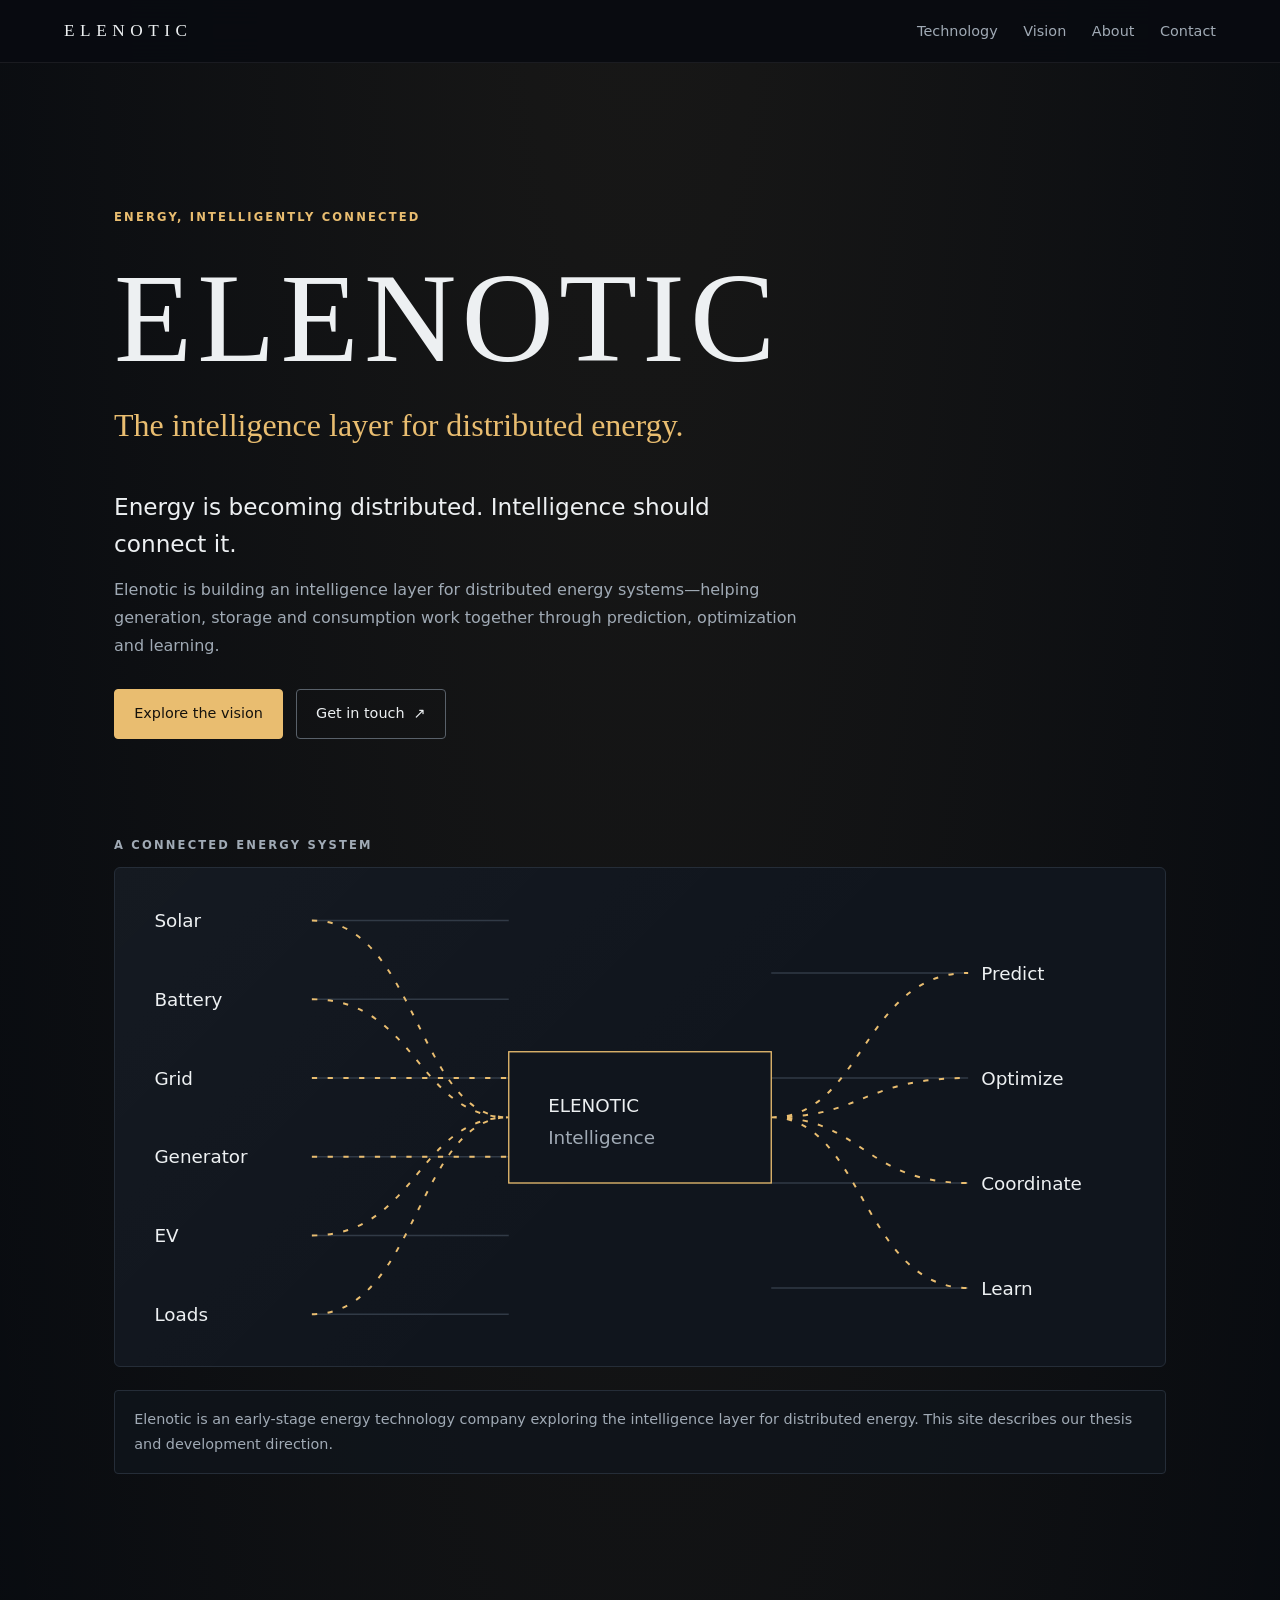
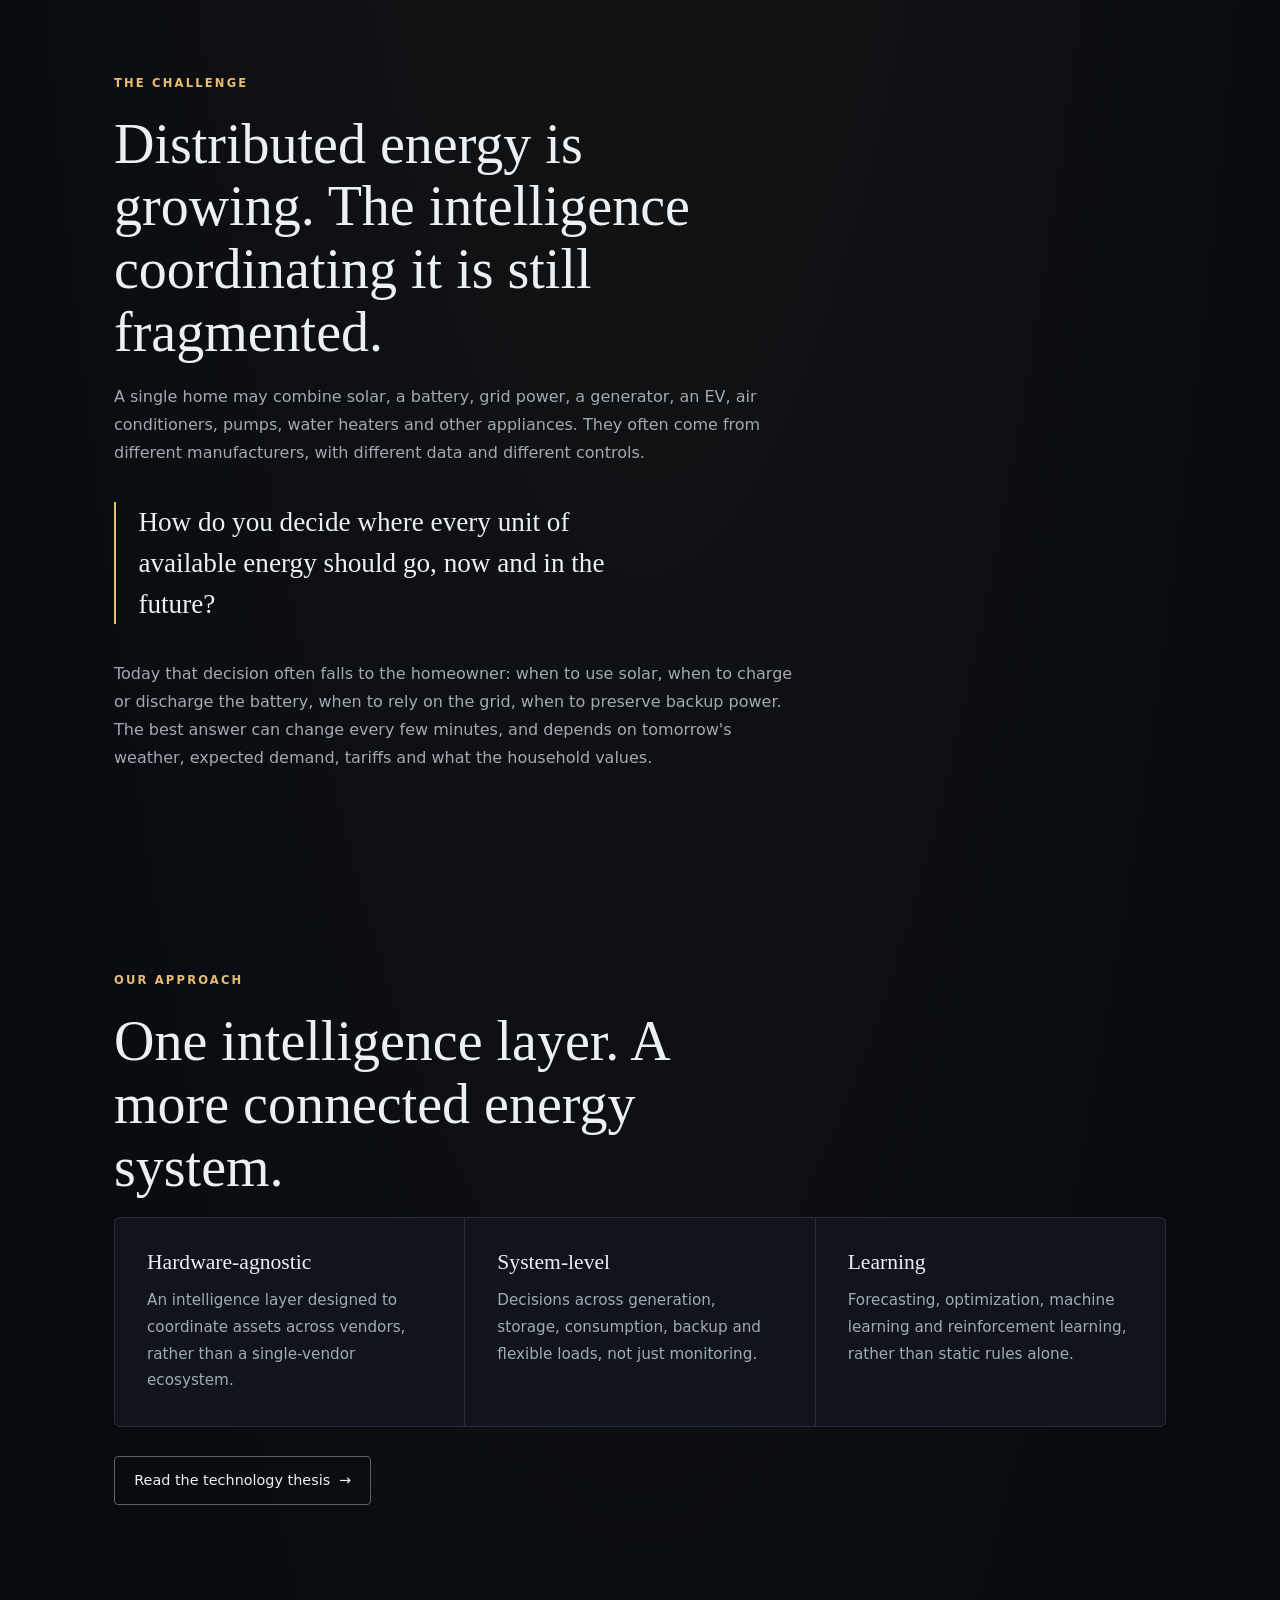
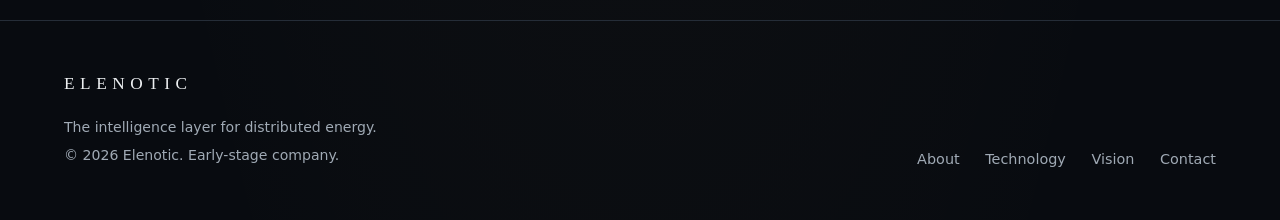
<file: index.html>
<!doctype html>
<html lang="en">
<head>
  <meta charset="utf-8">
  <meta name="viewport" content="width=device-width, initial-scale=1">
  <meta name="theme-color" content="#080b10">
  <meta name="description" content="Elenotic is an early-stage company developing an intelligence layer for distributed energy systems, spanning prediction, optimization and learning.">
  <meta property="og:type" content="website">
  <meta property="og:site_name" content="Elenotic">
  <meta property="og:title" content="Elenotic — The Intelligence Layer for Distributed Energy">
  <meta property="og:description" content="Energy is becoming distributed. Intelligence should connect it.">
  <title>Elenotic — The Intelligence Layer for Distributed Energy</title>
  <link rel="icon" href="assets/favicon/favicon.svg" type="image/svg+xml">
  <link rel="stylesheet" href="css/styles.css">
  <script src="js/main.js" defer></script>
</head>
<body>
  <a class="skip" href="#main">Skip to content</a>
  <header class="nav">
    <a class="brand" href="index.html" aria-label="Elenotic home">ELENOTIC</a>
    <nav aria-label="Main">
      <a href="technology.html">Technology</a>
      <a href="vision.html">Vision</a>
      <a href="about.html">About</a>
      <a href="contact.html">Contact</a>
    </nav>
  </header>

  <main id="main">
    <section class="hero">
      <p class="eyebrow">ENERGY, INTELLIGENTLY CONNECTED</p>
      <h1>ELENOTIC</h1>
      <p class="sub">The intelligence layer for distributed energy.</p>
      <p class="lead">Energy is becoming distributed. Intelligence should connect it.</p>
      <p>Elenotic is building an intelligence layer for distributed energy systems—helping generation, storage and consumption work together through prediction, optimization and learning.</p>
      <div class="btns">
        <a class="btn p" href="vision.html">Explore the vision</a>
        <a class="btn" href="contact.html">Get in touch <span aria-hidden="true">↗</span></a>
      </div>

      <div class="diagram-wrap">
        <p class="diagram-label">A connected energy system</p>
        <svg class="diagram" viewBox="0 0 800 380" role="img" aria-label="Solar, battery, grid, generator, EV and loads feed into Elenotic intelligence, which predicts, optimizes, coordinates and learns.">
          <g class="l">
            <path d="M150 40H300M150 100H300M150 160H300M150 220H300M150 280H300M150 340H300"/>
            <path d="M500 80H650M500 160H650M500 240H650M500 320H650"/>
          </g>
          <g class="flow">
            <path d="M150 40C230 40 230 190 300 190M150 100C230 100 230 190 300 190M150 160H300M150 220H300M150 280C230 280 230 190 300 190M150 340C230 340 230 190 300 190"/>
            <path d="M500 190C570 190 570 80 650 80M500 190C570 190 570 160 650 160M500 190C570 190 570 240 650 240M500 190C570 190 570 320 650 320"/>
          </g>
          <g font-size="14">
            <text x="30" y="45">Solar</text><text x="30" y="105">Battery</text><text x="30" y="165">Grid</text>
            <text x="30" y="225">Generator</text><text x="30" y="285">EV</text><text x="30" y="345">Loads</text>
            <rect x="300" y="140" width="200" height="100" fill="#10151d" stroke="#e9bd70"/>
            <text x="330" y="186">ELENOTIC</text><text class="m" x="330" y="210">Intelligence</text>
            <text x="660" y="85">Predict</text><text x="660" y="165">Optimize</text>
            <text x="660" y="245">Coordinate</text><text x="660" y="325">Learn</text>
          </g>
        </svg>
      </div>
      <p class="note">Elenotic is an early-stage energy technology company exploring the intelligence layer for distributed energy. This site describes our thesis and development direction.</p>
    </section>

    <section class="rv">
      <p class="eyebrow">THE CHALLENGE</p>
      <h2>Distributed energy is growing. The intelligence coordinating it is still fragmented.</h2>
      <p>A single home may combine solar, a battery, grid power, a generator, an EV, air conditioners, pumps, water heaters and other appliances. They often come from different manufacturers, with different data and different controls.</p>
      <p class="q">How do you decide where every unit of available energy should go, now and in the future?</p>
      <p>Today that decision often falls to the homeowner: when to use solar, when to charge or discharge the battery, when to rely on the grid, when to preserve backup power. The best answer can change every few minutes, and depends on tomorrow's weather, expected demand, tariffs and what the household values.</p>
    </section>

    <section class="rv">
      <p class="eyebrow">OUR APPROACH</p>
      <h2>One intelligence layer. A more connected energy system.</h2>
      <div class="grid">
        <div><h3>Hardware-agnostic</h3><p>An intelligence layer designed to coordinate assets across vendors, rather than a single-vendor ecosystem.</p></div>
        <div><h3>System-level</h3><p>Decisions across generation, storage, consumption, backup and flexible loads, not just monitoring.</p></div>
        <div><h3>Learning</h3><p>Forecasting, optimization, machine learning and reinforcement learning, rather than static rules alone.</p></div>
      </div>
      <div class="btns"><a class="btn" href="technology.html">Read the technology thesis <span aria-hidden="true">→</span></a></div>
    </section>
  </main>

  <footer>
    <div>
      <a class="brand footer-brand" href="index.html">ELENOTIC</a>
      <p>The intelligence layer for distributed energy.</p>
      <p>&copy; <span id="y">2026</span> Elenotic. Early-stage company.</p>
    </div>
    <nav aria-label="Footer">
      <a href="about.html">About</a><a href="technology.html">Technology</a>
      <a href="vision.html">Vision</a><a href="contact.html">Contact</a>
    </nav>
  </footer>
</body>
</html>
</file>
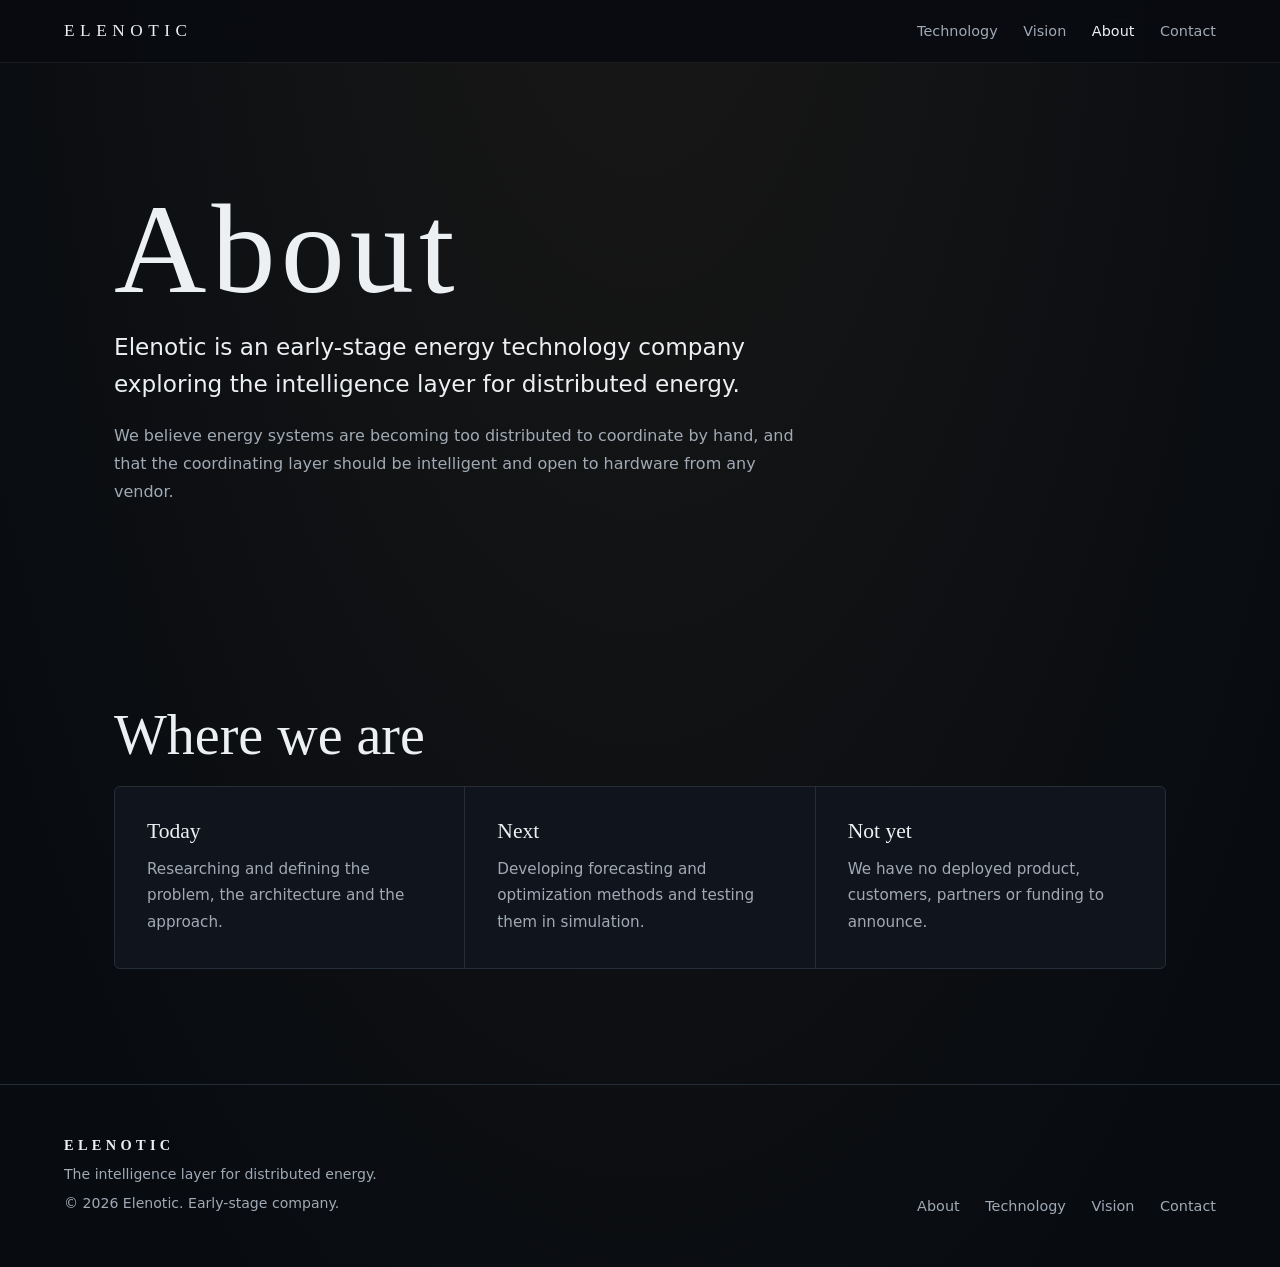
<file: about.html>
<!doctype html>
<html lang="en"><head><meta charset="utf-8"><meta name="viewport" content="width=device-width,initial-scale=1">
<title>About — Elenotic</title><meta name="description" content="Elenotic is an early-stage energy technology company exploring the intelligence layer for distributed energy.">
<meta property="og:type" content="website"><meta property="og:site_name" content="Elenotic"><meta property="og:title" content="About — Elenotic"><meta property="og:description" content="Elenotic is an early-stage energy technology company exploring the intelligence layer for distributed energy.">
<meta name="theme-color" content="#080b10"><link rel="icon" href="assets/favicon/favicon.svg" type="image/svg+xml">
<link rel="stylesheet" href="css/styles.css"><script src="js/main.js" defer></script></head>
<body><a class="skip" href="#main">Skip to content</a>
<header class="nav"><a class="brand" href="index.html">ELENOTIC</a><nav aria-label="Main">
<a href="technology.html">Technology</a><a href="vision.html">Vision</a><a href="about.html" aria-current="page">About</a><a href="contact.html">Contact</a></nav></header>
<main id="main">
<section><h1>About</h1><p class="lead">Elenotic is an early-stage energy technology company exploring the intelligence layer for distributed energy.</p>
<p>We believe energy systems are becoming too distributed to coordinate by hand, and that the coordinating layer should be intelligent and open to hardware from any vendor.</p></section>
<section><h2>Where we are</h2><div class="grid">
<div><h3>Today</h3><p>Researching and defining the problem, the architecture and the approach.</p></div>
<div><h3>Next</h3><p>Developing forecasting and optimization methods and testing them in simulation.</p></div>
<div><h3>Not yet</h3><p>We have no deployed product, customers, partners or funding to announce.</p></div></div></section>
</main>
<footer><div><strong style="font-family:var(--serif);letter-spacing:.3em;color:var(--text)">ELENOTIC</strong><p>The intelligence layer for distributed energy.</p><p>&copy; <span id="y">2026</span> Elenotic. Early-stage company.</p></div>
<nav aria-label="Footer"><a href="about.html">About</a><a href="technology.html">Technology</a><a href="vision.html">Vision</a><a href="contact.html">Contact</a></nav></footer>
</body></html>
</file>
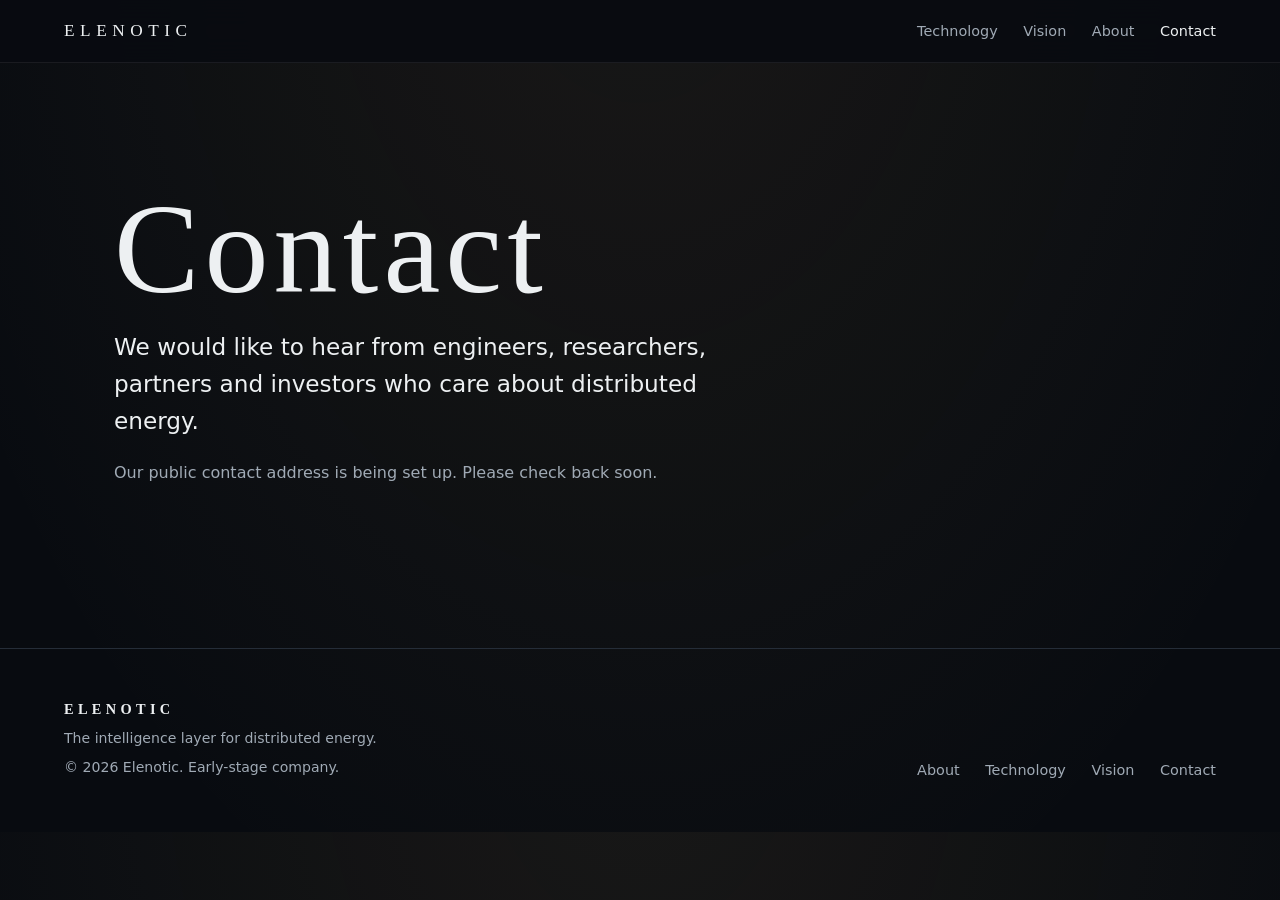
<file: contact.html>
<!doctype html>
<html lang="en"><head><meta charset="utf-8"><meta name="viewport" content="width=device-width,initial-scale=1">
<title>Contact — Elenotic</title><meta name="description" content="Get in touch with Elenotic, an early-stage company developing intelligence for distributed energy systems.">
<meta property="og:type" content="website"><meta property="og:site_name" content="Elenotic"><meta property="og:title" content="Contact — Elenotic"><meta property="og:description" content="Get in touch with Elenotic, an early-stage company developing intelligence for distributed energy systems.">
<meta name="theme-color" content="#080b10"><link rel="icon" href="assets/favicon/favicon.svg" type="image/svg+xml">
<link rel="stylesheet" href="css/styles.css"><script src="js/main.js" defer></script></head>
<body><a class="skip" href="#main">Skip to content</a>
<header class="nav"><a class="brand" href="index.html">ELENOTIC</a><nav aria-label="Main">
<a href="technology.html">Technology</a><a href="vision.html">Vision</a><a href="about.html">About</a><a href="contact.html" aria-current="page">Contact</a></nav></header>
<main id="main">
<section><h1>Contact</h1><p class="lead">We would like to hear from engineers, researchers, partners and investors who care about distributed energy.</p>
<p id="contact-slot">Our public contact address is being set up. Please check back soon.</p></section>
</main>
<footer><div><strong style="font-family:var(--serif);letter-spacing:.3em;color:var(--text)">ELENOTIC</strong><p>The intelligence layer for distributed energy.</p><p>&copy; <span id="y">2026</span> Elenotic. Early-stage company.</p></div>
<nav aria-label="Footer"><a href="about.html">About</a><a href="technology.html">Technology</a><a href="vision.html">Vision</a><a href="contact.html">Contact</a></nav></footer>
</body></html>
</file>
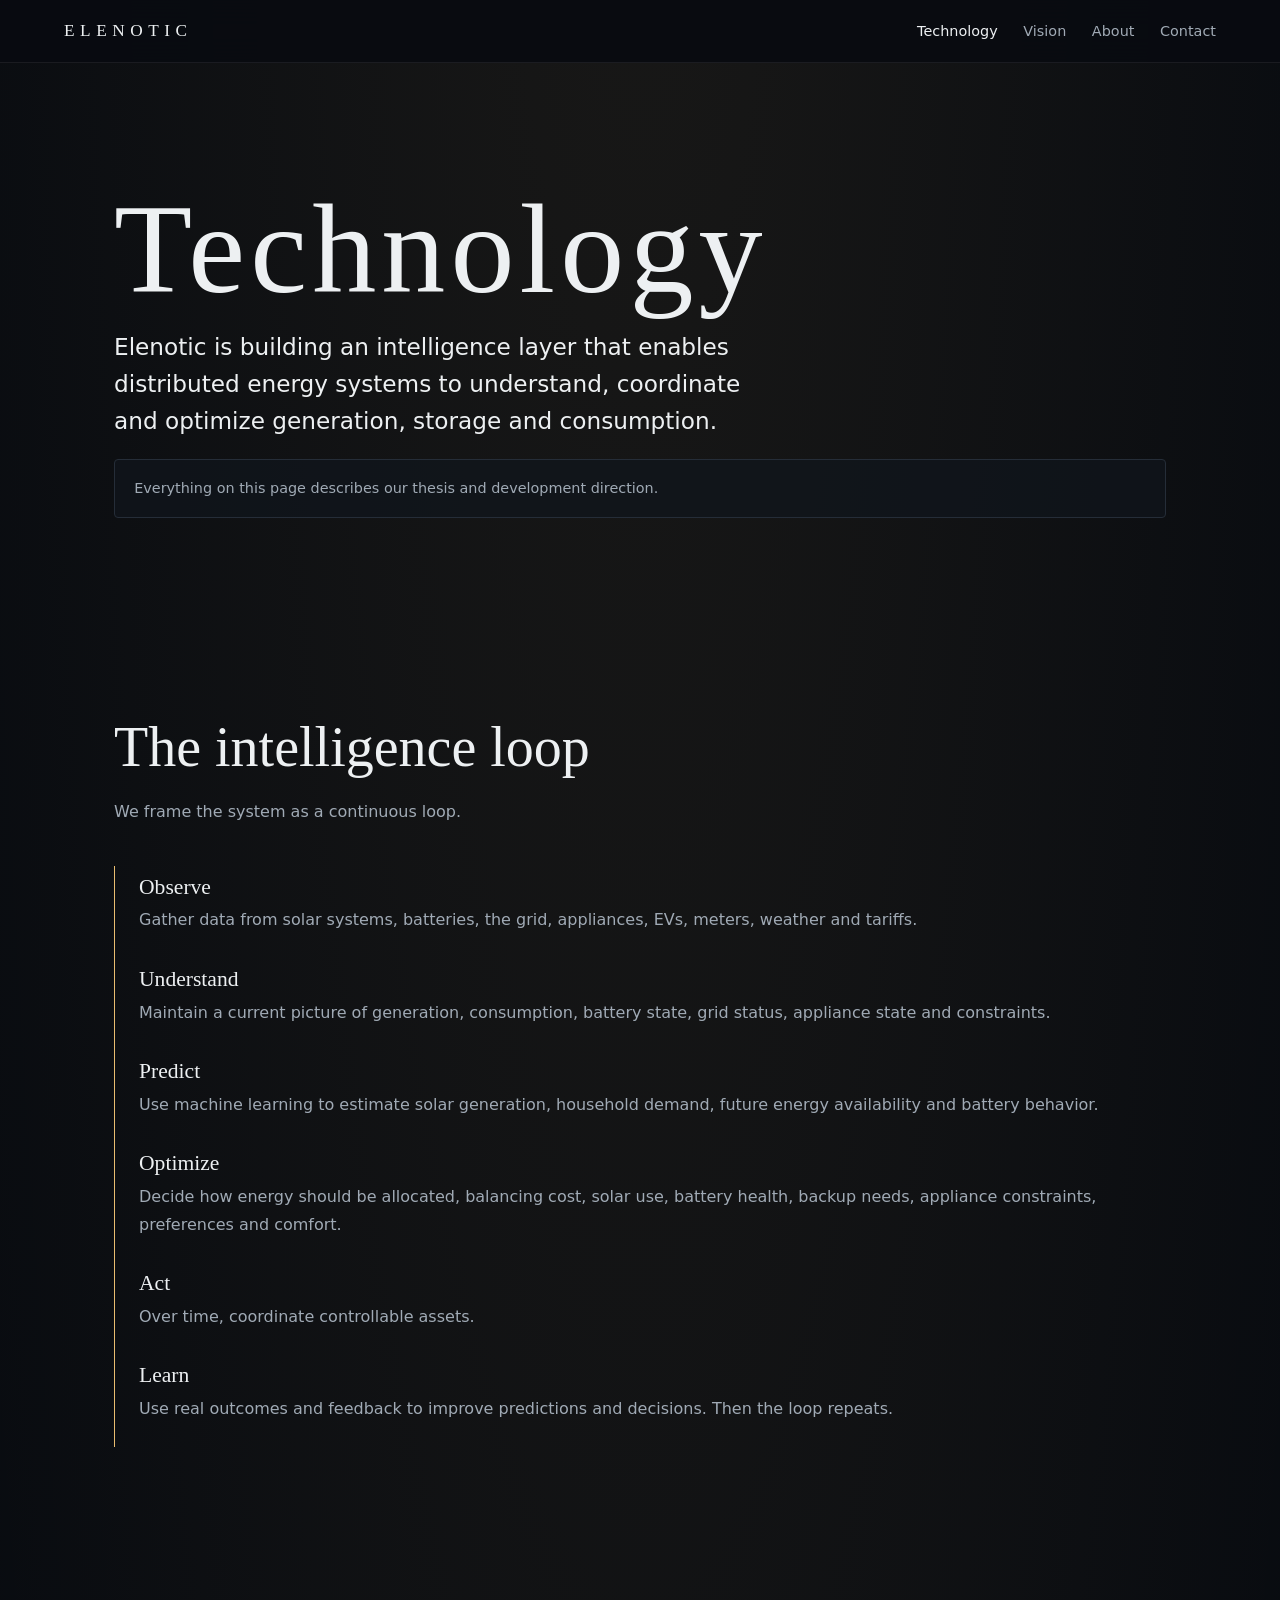
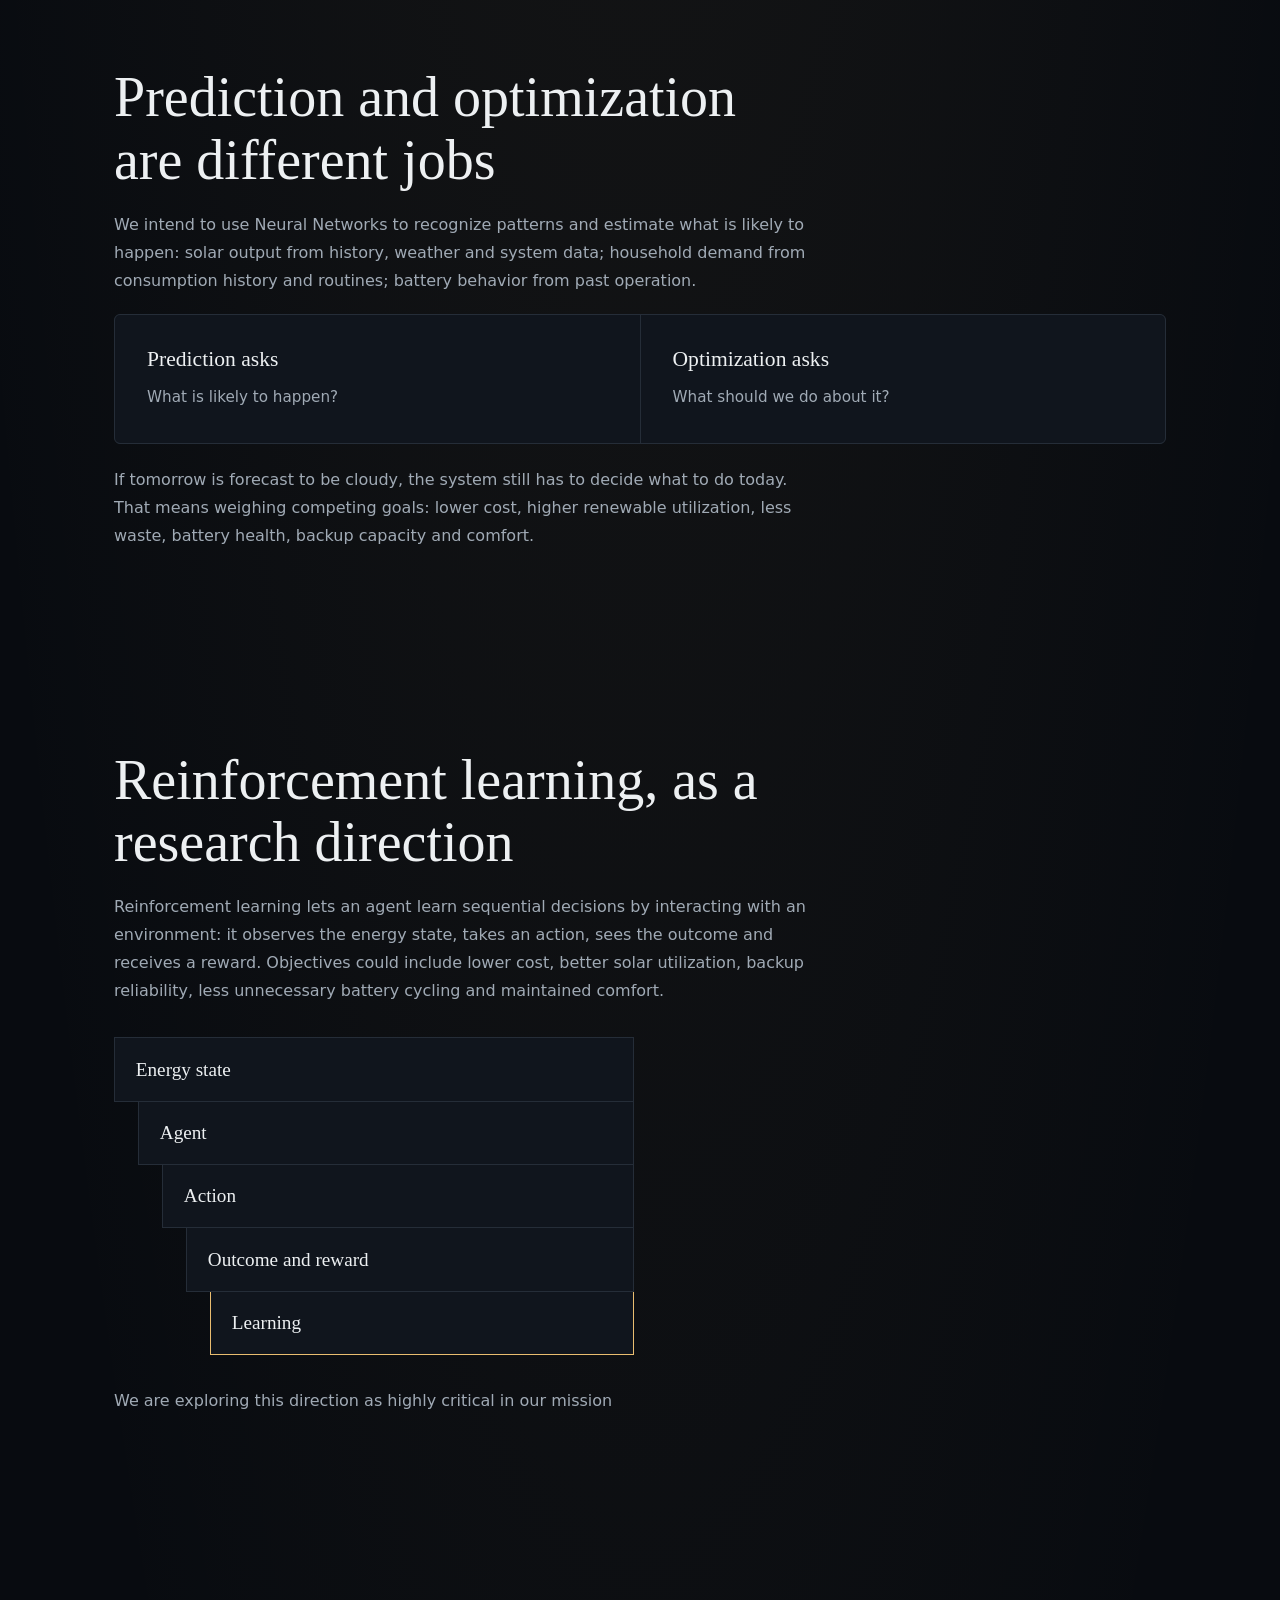
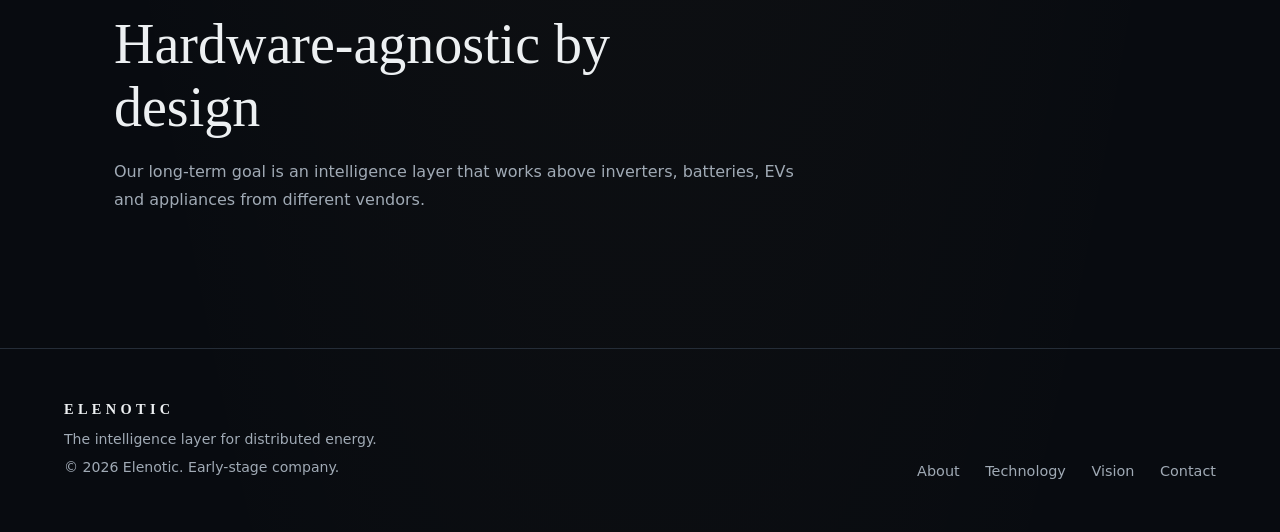
<file: technology.html>
<!doctype html>
<html lang="en"><head><meta charset="utf-8"><meta name="viewport" content="width=device-width,initial-scale=1">
<title>Technology — Elenotic</title><meta name="description" content="How Elenotic thinks about distributed-energy intelligence: observe, understand, predict, optimize, act and learn. Early-stage research direction.">
<meta property="og:type" content="website"><meta property="og:site_name" content="Elenotic"><meta property="og:title" content="Technology — Elenotic"><meta property="og:description" content="How Elenotic thinks about distributed-energy intelligence: observe, understand, predict, optimize, act and learn. Early-stage research direction.">
<meta name="theme-color" content="#080b10"><link rel="icon" href="assets/favicon/favicon.svg" type="image/svg+xml">
<link rel="stylesheet" href="css/styles.css"><script src="js/main.js" defer></script></head>
<body><a class="skip" href="#main">Skip to content</a>
<header class="nav"><a class="brand" href="index.html">ELENOTIC</a><nav aria-label="Main">
<a href="technology.html" aria-current="page">Technology</a><a href="vision.html">Vision</a><a href="about.html">About</a><a href="contact.html">Contact</a></nav></header>
<main id="main">
<section><h1>Technology</h1><p class="lead">Elenotic is building an intelligence layer that enables distributed energy systems to understand, coordinate and optimize generation, storage and consumption.</p>
<p class="note">Everything on this page describes our thesis and development direction.</p></section>
<section><h2>The intelligence loop</h2><p>We frame the system as a continuous loop.</p>
<ol class="loop">
<li><strong>Observe</strong><span>Gather data from solar systems, batteries, the grid, appliances, EVs, meters, weather and tariffs.</span></li>
<li><strong>Understand</strong><span>Maintain a current picture of generation, consumption, battery state, grid status, appliance state and constraints.</span></li>
<li><strong>Predict</strong><span>Use machine learning to estimate solar generation, household demand, future energy availability and battery behavior.</span></li>
<li><strong>Optimize</strong><span>Decide how energy should be allocated, balancing cost, solar use, battery health, backup needs, appliance constraints, preferences and comfort.</span></li>
<li><strong>Act</strong><span>Over time, coordinate controllable assets.</span></li>
<li><strong>Learn</strong><span>Use real outcomes and feedback to improve predictions and decisions. Then the loop repeats.</span></li></ol></section>
<section><h2>Prediction and optimization are different jobs</h2>
<p>We intend to use Neural Networks to recognize patterns and estimate what is likely to happen: solar output from history, weather and system data; household demand from consumption history and routines; battery behavior from past operation.</p>
<div class="grid"><div><h3>Prediction asks</h3><p>What is likely to happen?</p></div><div><h3>Optimization asks</h3><p>What should we do about it?</p></div></div>
<p style="margin-top:1.4rem">If tomorrow is forecast to be cloudy, the system still has to decide what to do today. That means weighing competing goals: lower cost, higher renewable utilization, less waste, battery health, backup capacity and comfort.</p></section>
<section><h2>Reinforcement learning, as a research direction</h2>
<p>Reinforcement learning lets an agent learn sequential decisions by interacting with an environment: it observes the energy state, takes an action, sees the outcome and receives a reward. Objectives could include lower cost, better solar utilization, backup reliability, less unnecessary battery cycling and maintained comfort.</p>
<div class="chain"><div>Energy state</div><div>Agent</div><div>Action</div><div>Outcome and reward</div><div>Learning</div></div>
<p>We are exploring this direction as highly critical in our mission</p></section>
<section><h2>Hardware-agnostic by design</h2><p>Our long-term goal is an intelligence layer that works above inverters, batteries, EVs and appliances from different vendors.</p></section>
</main>
<footer><div><strong style="font-family:var(--serif);letter-spacing:.3em;color:var(--text)">ELENOTIC</strong><p>The intelligence layer for distributed energy.</p><p>&copy; <span id="y">2026</span> Elenotic. Early-stage company.</p></div>
<nav aria-label="Footer"><a href="about.html">About</a><a href="technology.html">Technology</a><a href="vision.html">Vision</a><a href="contact.html">Contact</a></nav></footer>
</body></html>
</file>
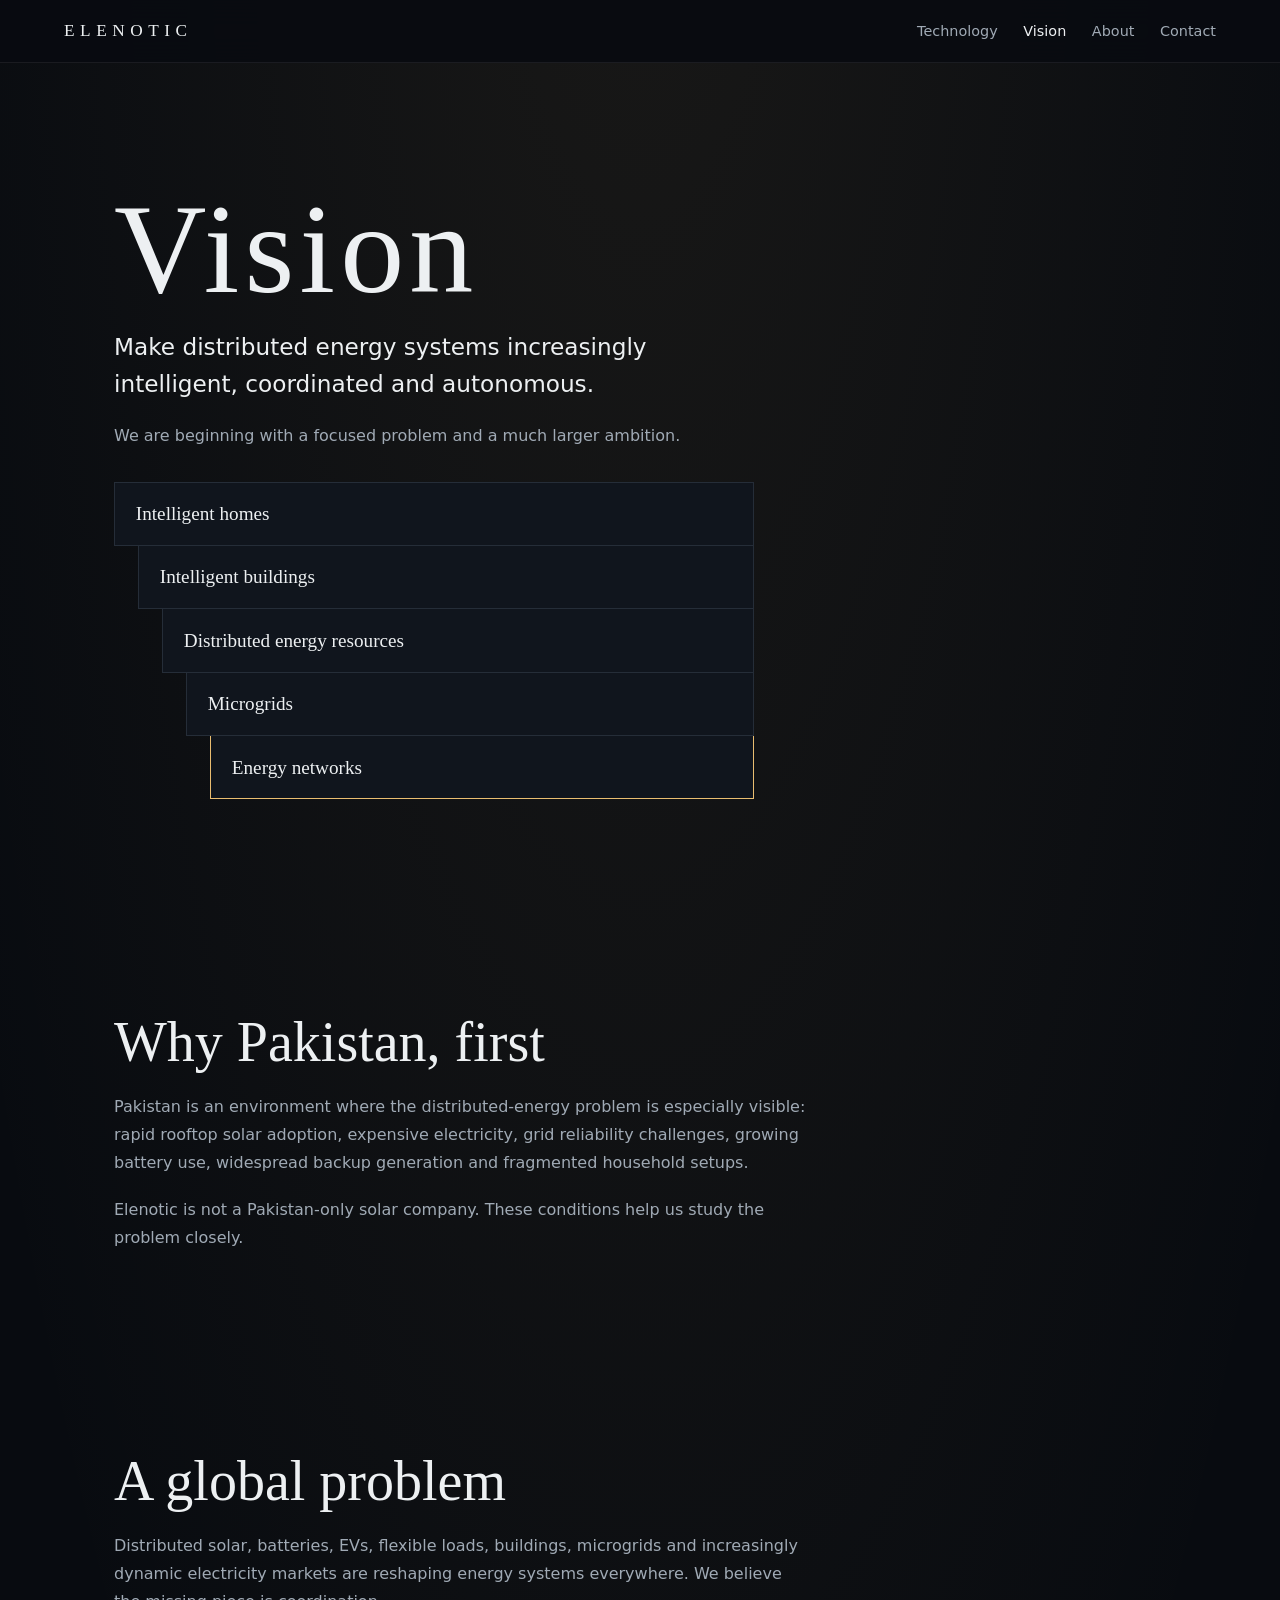
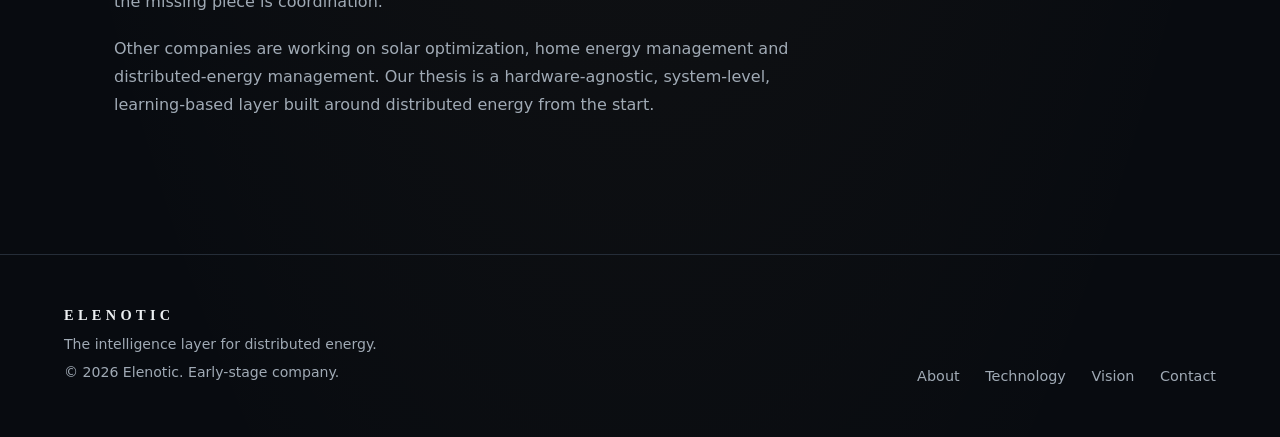
<file: vision.html>
<!doctype html>
<html lang="en"><head><meta charset="utf-8"><meta name="viewport" content="width=device-width,initial-scale=1">
<title>Vision — Elenotic</title><meta name="description" content="Elenotic's long-term vision: from intelligent homes to buildings, distributed energy resources, microgrids and energy networks.">
<meta property="og:type" content="website"><meta property="og:site_name" content="Elenotic"><meta property="og:title" content="Vision — Elenotic"><meta property="og:description" content="Elenotic's long-term vision: from intelligent homes to buildings, distributed energy resources, microgrids and energy networks.">
<meta name="theme-color" content="#080b10"><link rel="icon" href="assets/favicon/favicon.svg" type="image/svg+xml">
<link rel="stylesheet" href="css/styles.css"><script src="js/main.js" defer></script></head>
<body><a class="skip" href="#main">Skip to content</a>
<header class="nav"><a class="brand" href="index.html">ELENOTIC</a><nav aria-label="Main">
<a href="technology.html">Technology</a><a href="vision.html" aria-current="page">Vision</a><a href="about.html">About</a><a href="contact.html">Contact</a></nav></header>
<main id="main">
<section><h1>Vision</h1><p class="lead">Make distributed energy systems increasingly intelligent, coordinated and autonomous.</p><p>We are beginning with a focused problem and a much larger ambition.</p>
<div class="chain" style="max-width:640px"><div>Intelligent homes</div><div>Intelligent buildings</div><div>Distributed energy resources</div><div>Microgrids</div><div>Energy networks</div></div></section>
<section><h2>Why Pakistan, first</h2><p>Pakistan is an environment where the distributed-energy problem is especially visible: rapid rooftop solar adoption, expensive electricity, grid reliability challenges, growing battery use, widespread backup generation and fragmented household setups.</p>
<p>Elenotic is not a Pakistan-only solar company. These conditions help us study the problem closely.</p></section>
<section><h2>A global problem</h2><p>Distributed solar, batteries, EVs, flexible loads, buildings, microgrids and increasingly dynamic electricity markets are reshaping energy systems everywhere. We believe the missing piece is coordination.</p>
<p>Other companies are working on solar optimization, home energy management and distributed-energy management. Our thesis is a hardware-agnostic, system-level, learning-based layer built around distributed energy from the start.</p></section>
</main>
<footer><div><strong style="font-family:var(--serif);letter-spacing:.3em;color:var(--text)">ELENOTIC</strong><p>The intelligence layer for distributed energy.</p><p>&copy; <span id="y">2026</span> Elenotic. Early-stage company.</p></div>
<nav aria-label="Footer"><a href="about.html">About</a><a href="technology.html">Technology</a><a href="vision.html">Vision</a><a href="contact.html">Contact</a></nav></footer>
</body></html>
</file>
<file: css/styles.css>
:root {
  color-scheme: dark;
  --bg: #080b10;
  --panel: #10151d;
  --line: #252d38;
  --text: #edf0f2;
  --mute: #a0aab5;
  --acc: #e9bd70;
  --serif: "Iowan Old Style", "Palatino Linotype", Georgia, serif;
  --sans: Inter, ui-sans-serif, system-ui, -apple-system, "Segoe UI", sans-serif;
}

* { box-sizing: border-box; }
html { scroll-behavior: smooth; }
body {
  margin: 0;
  background:
    radial-gradient(ellipse at 50% -20%, rgb(233 189 112 / 8%), transparent 48rem),
    var(--bg);
  color: var(--text);
  font: 1rem/1.75 var(--sans);
  overflow-x: hidden;
  -webkit-font-smoothing: antialiased;
}
a { color: inherit; }
a:focus-visible {
  outline: 2px solid var(--acc);
  outline-offset: 4px;
}
.skip {
  position: absolute;
  left: -9999px;
  top: 1rem;
}
.skip:focus {
  left: 1rem;
  z-index: 10;
  padding: .6rem 1rem;
  background: var(--acc);
  color: var(--bg);
}

.nav {
  position: sticky;
  top: 0;
  z-index: 5;
  display: flex;
  align-items: center;
  justify-content: space-between;
  gap: 1rem 2rem;
  padding: 1rem clamp(1.25rem, 5vw, 5rem);
  border-bottom: 1px solid rgb(255 255 255 / 7%);
  background: rgb(8 11 16 / 88%);
  backdrop-filter: blur(18px);
}
.brand {
  font-family: var(--serif);
  font-size: 1.08rem;
  letter-spacing: .32em;
  text-decoration: none;
  white-space: nowrap;
}
.nav nav, footer nav {
  display: flex;
  flex-wrap: wrap;
  gap: .5rem 1.6rem;
}
.nav nav a, footer nav a {
  color: var(--mute);
  font-size: .9rem;
  text-decoration: none;
  transition: color .2s ease;
}
.nav nav a:hover, .nav nav a[aria-current], footer nav a:hover { color: var(--text); }

main { min-height: 65vh; }
section, .hero {
  width: min(100%, 1180px);
  margin: 0 auto;
  padding: clamp(4rem, 9vw, 7.5rem) clamp(1.25rem, 5vw, 5rem);
}
section + section { padding-top: clamp(2.5rem, 5vw, 4.5rem); }
.hero {
  position: relative;
  padding-top: clamp(5rem, 12vw, 9rem);
}
.eyebrow, .diagram-label {
  color: var(--acc);
  font-size: .72rem;
  font-weight: 650;
  letter-spacing: .19em;
  text-transform: uppercase;
}
.eyebrow { margin: 0 0 1.25rem; }
h1, h2, h3 {
  margin: 0 0 1.2rem;
  font-family: var(--serif);
  font-weight: 400;
  line-height: 1.12;
}
h1 {
  margin-bottom: .4rem;
  font-size: clamp(3.8rem, 12vw, 8rem);
  letter-spacing: .04em;
}
h2 { max-width: 23ch; font-size: clamp(2rem, 5vw, 3.5rem); }
h3 { font-size: 1.35rem; }
p { max-width: 68ch; margin: 0 0 1.2rem; color: var(--mute); }
.lead {
  max-width: 44ch;
  color: var(--text);
  font-size: clamp(1.15rem, 2.3vw, 1.45rem);
  line-height: 1.6;
}
.hero .sub {
  margin: 0 0 2.2rem;
  color: var(--acc);
  font-family: var(--serif);
  font-size: clamp(1.35rem, 3.2vw, 2rem);
}
.hero .lead { margin-bottom: .85rem; }
.btns { display: flex; flex-wrap: wrap; gap: .8rem; margin-top: 1.8rem; }
.btn {
  display: inline-flex;
  align-items: center;
  gap: .55rem;
  min-height: 3rem;
  padding: .7rem 1.2rem;
  border: 1px solid #59616a;
  border-radius: 4px;
  color: var(--text);
  font-size: .9rem;
  text-decoration: none;
  transition: border-color .2s ease, background .2s ease, color .2s ease, transform .2s ease;
}
.btn:hover { transform: translateY(-2px); border-color: var(--acc); }
.btn.p { border-color: var(--acc); background: var(--acc); color: #15120c; }
.btn.p:hover { background: #f2d39b; }

.diagram-wrap { margin: clamp(3rem, 8vw, 6rem) 0 1.4rem; }
.diagram-label { margin: 0 0 .75rem; color: var(--mute); }
.diagram {
  display: block;
  width: 100%;
  height: auto;
  border: 1px solid var(--line);
  border-radius: 6px;
  background: linear-gradient(135deg, rgb(255 255 255 / 2%), transparent 55%), var(--panel);
}
.diagram text { fill: var(--text); font: 14px var(--sans); }
.diagram .m { fill: var(--mute); }
.diagram .l { fill: none; stroke: #313a46; }
.diagram .flow {
  fill: none;
  stroke: var(--acc);
  stroke-dasharray: 4 8;
  stroke-width: 1.5;
  animation: flow 3s linear infinite;
}
@keyframes flow { to { stroke-dashoffset: -48; } }

.grid {
  display: grid;
  grid-template-columns: repeat(auto-fit, minmax(min(100%, 230px), 1fr));
  gap: 1px;
  overflow: hidden;
  border: 1px solid var(--line);
  border-radius: 6px;
  background: var(--line);
}
.grid > div { padding: clamp(1.35rem, 3vw, 2rem); background: var(--panel); }
.grid h3 { margin-bottom: .8rem; }
.grid p { margin: 0; font-size: .95rem; }
.loop {
  margin: 2.5rem 0;
  padding: 0;
  border-left: 1px solid var(--acc);
  list-style: none;
}
.loop li { padding: .15rem 0 1.5rem 1.5rem; }
.loop strong {
  display: block;
  font-family: var(--serif);
  font-size: 1.35rem;
  font-weight: 400;
}
.loop span { color: var(--mute); }
.chain { display: flex; flex-direction: column; max-width: 520px; margin: 2rem 0; }
.chain div {
  padding: .9rem 1.3rem;
  border: 1px solid var(--line);
  background: var(--panel);
  font-family: var(--serif);
  font-size: 1.2rem;
}
.chain div + div { border-top: 0; }
.chain div:nth-child(2) { margin-left: 1.5rem; }
.chain div:nth-child(3) { margin-left: 3rem; }
.chain div:nth-child(4) { margin-left: 4.5rem; }
.chain div:nth-child(5) { margin-left: 6rem; border-color: var(--acc); }
.q {
  max-width: 40ch;
  margin: 2.2rem 0;
  padding-left: 1.4rem;
  border-left: 2px solid var(--acc);
  color: var(--text);
  font-family: var(--serif);
  font-size: clamp(1.35rem, 3vw, 1.7rem);
  line-height: 1.5;
}
.note {
  max-width: none;
  padding: 1rem 1.2rem;
  border: 1px solid var(--line);
  border-radius: 4px;
  background: rgb(16 21 29 / 72%);
  font-size: .9rem;
}

footer {
  display: flex;
  flex-wrap: wrap;
  align-items: flex-end;
  justify-content: space-between;
  gap: 2rem;
  padding: 3rem clamp(1.25rem, 5vw, 5rem);
  border-top: 1px solid var(--line);
  color: var(--mute);
  font-size: .9rem;
}
.footer-brand { display: inline-block; margin-bottom: .7rem; color: var(--text); }
footer p { margin: .25rem 0; font-size: .88rem; }
.js .rv { opacity: 0; transition: opacity .8s ease; }
.js .rv.in { opacity: 1; }

@media (max-width: 600px) {
  .nav { align-items: flex-start; flex-direction: column; }
  .nav nav { gap: .25rem 1rem; }
  .nav nav a { font-size: .84rem; }
  h1 { font-size: clamp(2.8rem, 13vw, 4.3rem); letter-spacing: .02em; }
  .chain div:nth-child(n) { margin-left: 0; }
  .diagram text { font-size: 16px; }
}
@media (prefers-reduced-motion: reduce) {
  *, *::before, *::after {
    animation-duration: .01ms !important;
    animation-iteration-count: 1 !important;
    scroll-behavior: auto !important;
    transition-duration: .01ms !important;
  }
  .js .rv { opacity: 1; }
}
</file>
